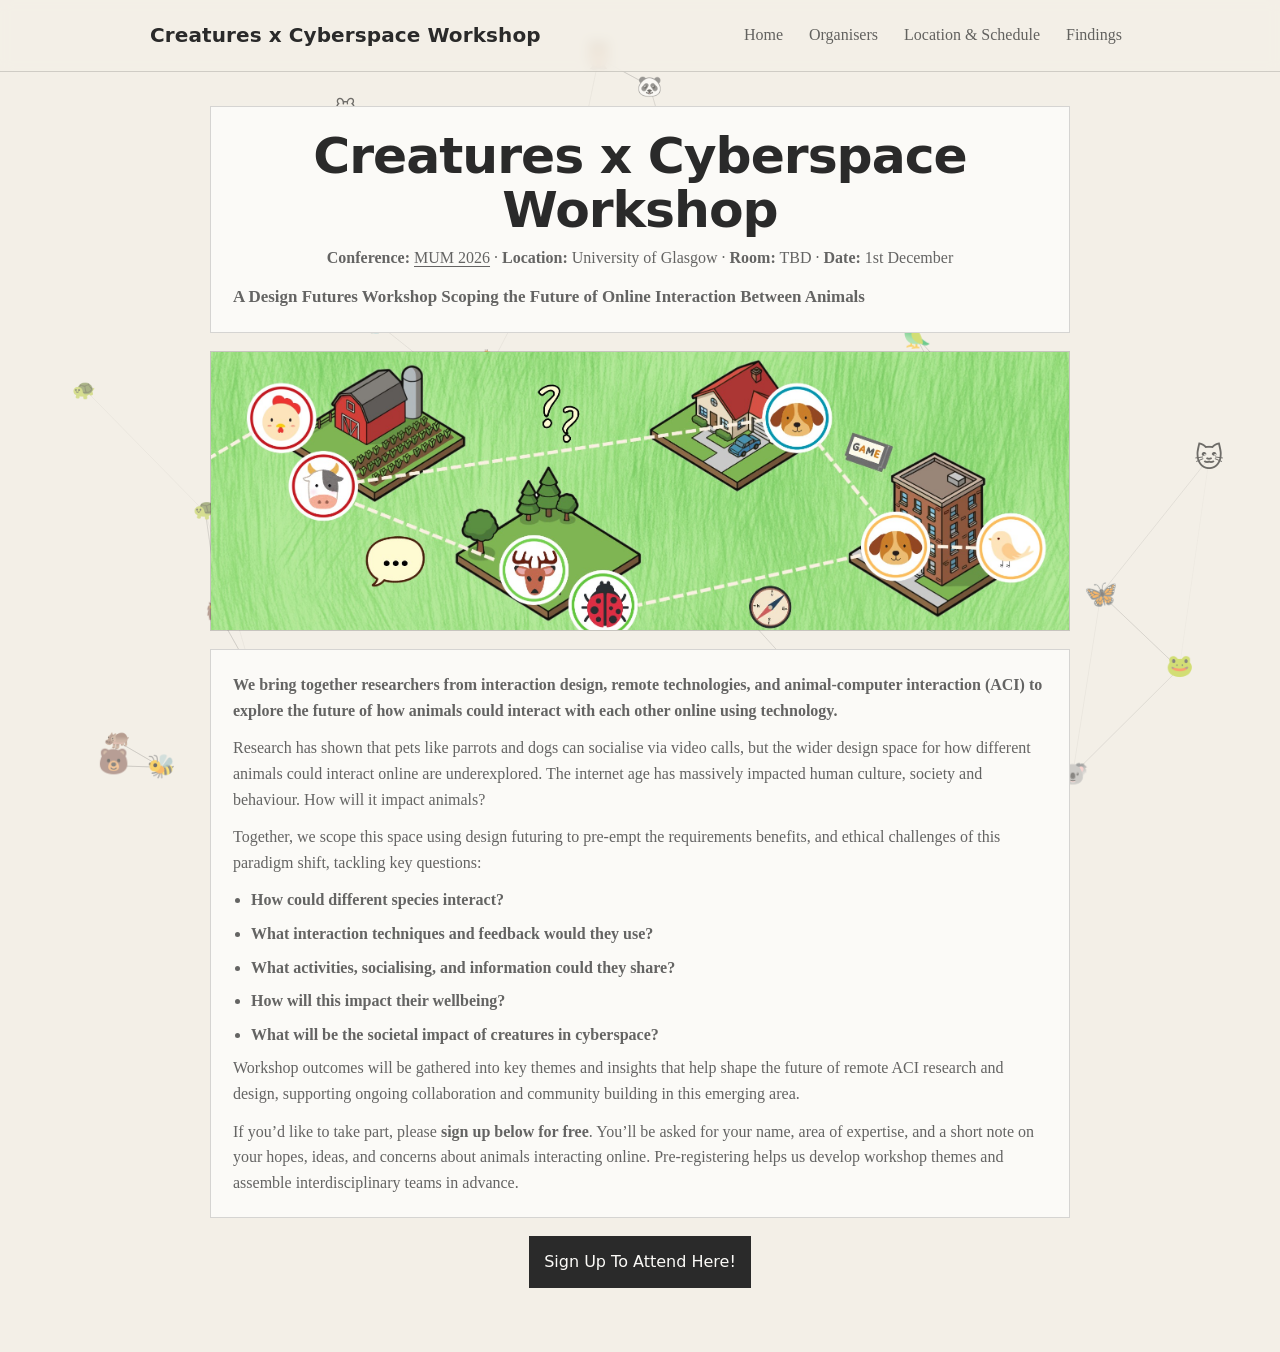
<file: index.html>
<!doctype html>
<html lang="en">
  <head>
    <meta charset="utf-8" />
    <meta name="viewport" content="width=device-width,initial-scale=1" />
    <title>Creatures x Cyberspace Workshop</title>
    <meta
      name="description"
      content="A workshop on scoping the design space of animals interacting together online through remote technologies and animal-computer interaction."
    />
    <link rel="stylesheet" href="./styles.css?v=2026-04-30" />
    <script defer src="./site.js?v=2026-04-30"></script>
  </head>
  <body>
    <a class="skip-link" href="#main">Skip to content</a>

    <header class="site-header">
      <div class="container header-inner">
        <a class="brand" href="./index.html" aria-label="Go to homepage">
          <div class="brand-text">
            <strong>Creatures x Cyberspace Workshop</strong>
          </div>
        </a>

        <nav class="site-nav" aria-label="Primary">
          <a class="nav-link" href="./index.html">Home</a>
          <a class="nav-link" href="./organisers.html">Organisers</a>
          <a class="nav-link" href="./schedule.html">Location &amp; Schedule</a>
          <a class="nav-link" href="./outputs.html">Findings</a>
        </nav>
      </div>
    </header>

    <main id="main" class="container">
      <section class="center-stack" aria-label="Homepage content">
        <div class="paper">
          <h1>Creatures x Cyberspace Workshop</h1>
          <p class="muted" style="text-align: center; margin-top: -6px">
            <strong>Conference:</strong>
            <a href="https://mum-conf.org/2026/" target="_blank" rel="noreferrer"
              >MUM 2026</a
            >
            · <strong>Location:</strong> University of Glasgow ·
            <strong>Room:</strong> TBD · <strong>Date:</strong> 1st December
          </p>
          <p class="lede">
            <strong>
              A Design Futures Workshop Scoping the Future of Online Interaction
              Between Animals
            </strong>
          </p>
          
        </div>

        <div class="paper banner">
          <img
            class="banner-image"
            src="./media/CxC%20Banner.jpg"
            alt="Creatures x Cyberspace workshop banner"
            loading="eager"
            decoding="async"
          />
        </div>

        <div class="paper" aria-label="Call for participation">
          <p>
            <strong>
              We bring together researchers from interaction design, remote
              technologies, and animal-computer interaction (ACI) to explore the
              future of how animals could interact with each other online using
              technology.
            </strong>
          </p>
          <p>
            Research has shown that pets like parrots and dogs can socialise via video calls, but the wider design space for
            how different animals could interact online are underexplored.
            The internet age has massively impacted human culture, society and behaviour. How will it impact animals?
          </p>
          <p>
            Together, we scope this  space using design futuring to pre-empt the requirements
            benefits, and ethical challenges of this paradigm shift, tackling key questions:
          </p>

          <ul class="list">
            <li>How could different species interact?</li>
            <li>What interaction techniques and feedback would they use?</li>
            <li>What activities, socialising, and information could they share?</li>
            <li>How will this impact their wellbeing?</li>
            <li>What will be the societal impact of creatures in cyberspace?</li>
          </ul>
          <p>
            Workshop outcomes will be gathered into key themes and insights that help shape the 
            future of remote ACI research and design, supporting ongoing collaboration and community 
            building in this emerging area.
          </p>
          <p>
            If you’d like to take part, please <strong>sign up below for free</strong>.
            You’ll be asked for your name, area of expertise, and a short note on
            your hopes, ideas, and concerns about animals interacting online. Pre-registering 
            helps us develop workshop themes and assemble interdisciplinary teams in advance.
          </p>
        </div>


            <a
              class="btn btn-primary"
              data-signup-link
              href="https://docs.google.com/forms/d/e/1FAIpQLSeMGYl7zShqS2wK8KQbgLxn_6QZ76BqxhCKkeny4cI92czZ3A/viewform?usp=sharing&amp;ouid=118127600199843286922"
              target="_blank"
              rel="noreferrer"
              >Sign Up To Attend Here!</a
            >

      </section>
    </main>
  </body>
</html>
</file>
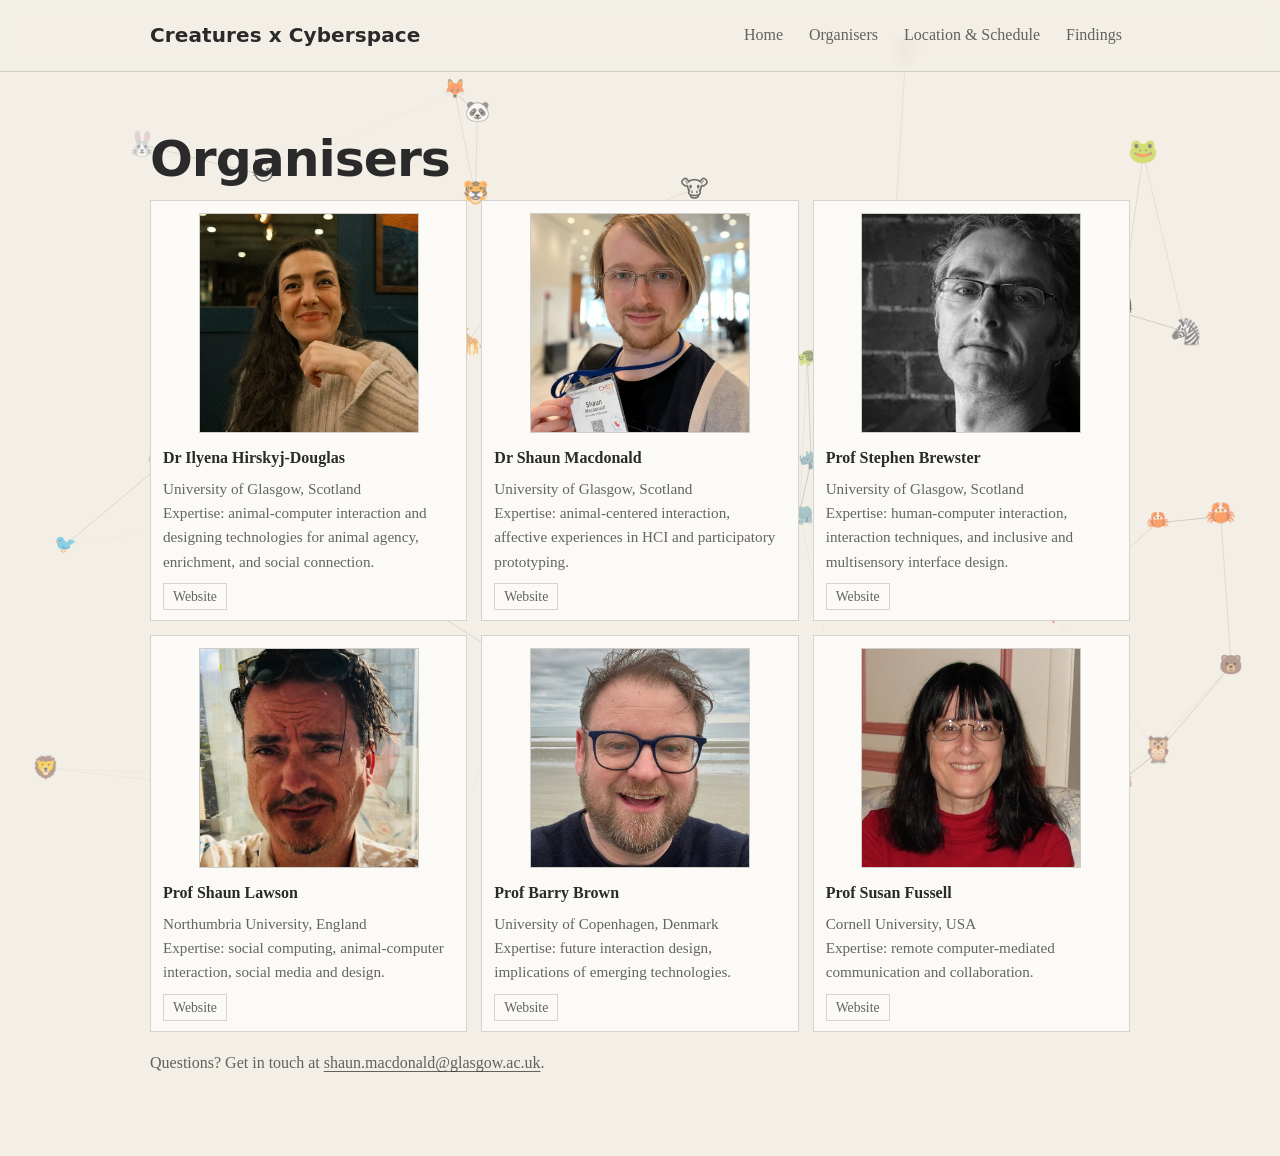
<file: organisers.html>
<!doctype html>
<html lang="en">
  <head>
    <meta charset="utf-8" />
    <meta name="viewport" content="width=device-width,initial-scale=1" />
    <title>Organisers • Creatures x Cyberspace</title>
    <meta
      name="description"
      content="Meet the organisers of Creatures x Cyberspace."
    />
    <link rel="stylesheet" href="./styles.css" />
    <script defer src="./site.js"></script>
  </head>
  <body>
    <a class="skip-link" href="#main">Skip to content</a>

    <header class="site-header">
      <div class="container header-inner">
        <a class="brand" href="./index.html" aria-label="Go to homepage">
          <div class="brand-text">
            <strong>Creatures x Cyberspace</strong>
          </div>
        </a>

        <nav class="site-nav" aria-label="Primary">
          <a class="nav-link" href="./index.html">Home</a>
          <a class="nav-link" href="./organisers.html">Organisers</a>
          <a class="nav-link" href="./schedule.html">Location &amp; Schedule</a>
          <a class="nav-link" href="./outputs.html">Findings</a>
        </nav>
      </div>
    </header>

    <main id="main" class="container">
      <section aria-labelledby="org-title">
        <h1 id="org-title">Organisers</h1>

        <div class="grid" aria-label="Organiser list">
          <article class="card organiser-card span-4">
            <div class="organiser-photo-frame">
              <img
                class="organiser-photo"
                src="./media/ilyena.webp"
                alt="Photo of Ilyena Hirskyj-Douglas"
                loading="lazy"
              />
            </div>
            <h3>Dr Ilyena Hirskyj-Douglas</h3>
            <p class="muted">
              University of Glasgow, Scotland<br />
              Expertise: animal-computer interaction and designing technologies for
              animal agency, enrichment, and social connection.
            </p>
            <p style="margin-top: 10px">
              <a class="tag" href="https://ilyena.com/" target="_blank" rel="noreferrer"
                >Website</a
              >
            </p>
          </article>

          <article class="card organiser-card span-4">
            <div class="organiser-photo-frame">
              <img
                class="organiser-photo"
                src="./media/shaun.jpeg"
                alt="Photo of Shaun Macdonald"
                loading="lazy"
              />
            </div>
            <h3>Dr Shaun Macdonald</h3>
            <p class="muted">
              University of Glasgow, Scotland<br />
              Expertise: animal-centered interaction, affective experiences in HCI and participatory prototyping.
            </p>
            <p style="margin-top: 10px">
              <a
                class="tag"
                href="https://shaun-macdonald-hci.owlstown.net/"
                target="_blank"
                rel="noreferrer"
                >Website</a
              >
            </p>
          </article>

          <article class="card organiser-card span-4">
            <div class="organiser-photo-frame">
              <img
                class="organiser-photo"
                src="./media/stephen.jpeg"
                alt="Photo of Stephen Brewster"
                loading="lazy"
              />
            </div>
            <h3>Prof Stephen Brewster</h3>
            <p class="muted">
              University of Glasgow, Scotland<br />
              Expertise: human-computer interaction, interaction techniques, and
              inclusive and multisensory interface design.
            </p>
            <p style="margin-top: 10px">
              <a
                class="tag"
                href="https://www.gla.ac.uk/schools/computing/staff/stephenbrewster/"
                target="_blank"
                rel="noreferrer"
                >Website</a
              >
            </p>
          </article>

          <article class="card organiser-card span-4">
            <div class="organiser-photo-frame">
              <img
                class="organiser-photo"
                src="./media/lawson.jpg"
                alt="Photo of Shaun Lawson"
                loading="lazy"
              />
            </div>
            <h3>Prof Shaun Lawson</h3>
            <p class="muted">
              Northumbria University, England<br />
              Expertise: social computing, animal-computer interaction, social media and design.
            </p>
            <p style="margin-top: 10px">
              <a
                class="tag"
                href="https://www.northumbria.ac.uk/about-us/our-staff/l/shaun-lawson/"
                target="_blank"
                rel="noreferrer"
                >Website</a
              >
            </p>
          </article>

          <article class="card organiser-card span-4">
            <div class="organiser-photo-frame">
              <img
                class="organiser-photo"
                src="./media/barry.jpeg"
                alt="Photo of Barry Brown"
                loading="lazy"
              />
            </div>
            <h3>Prof Barry Brown</h3>
            <p class="muted">
              University of Copenhagen, Denmark<br />
              Expertise: future interaction design, implications of emerging technologies.
            </p>
            <p style="margin-top: 10px">
              <a
                class="tag"
                href="https://barrybrown.blogs.dsv.su.se/"
                target="_blank"
                rel="noreferrer"
                >Website</a
              >
            </p>
          </article>

          <article class="card organiser-card span-4">
            <div class="organiser-photo-frame">
              <img
                class="organiser-photo"
                src="./media/susan.jpeg"
                alt="Photo of Susan Fussell"
                loading="lazy"
              />
            </div>
            <h3>Prof Susan Fussell</h3>
            <p class="muted">
              Cornell University, USA<br />
              Expertise: remote computer-mediated communication and collaboration.
            </p>
            <p style="margin-top: 10px">
              <a
                class="tag"
                href="https://sfussell.hci.cornell.edu/"
                target="_blank"
                rel="noreferrer"
                >Website</a
              >
            </p>
          </article>


        </div>

        <p class="muted" style="margin-top: 18px">
          Questions? Get in touch at
          <a href="mailto:shaun.macdonald@glasgow.ac.uk"
            >shaun.macdonald@glasgow.ac.uk</a
          >.
        </p>
      </section>
    </main>
  </body>
</html>
</file>
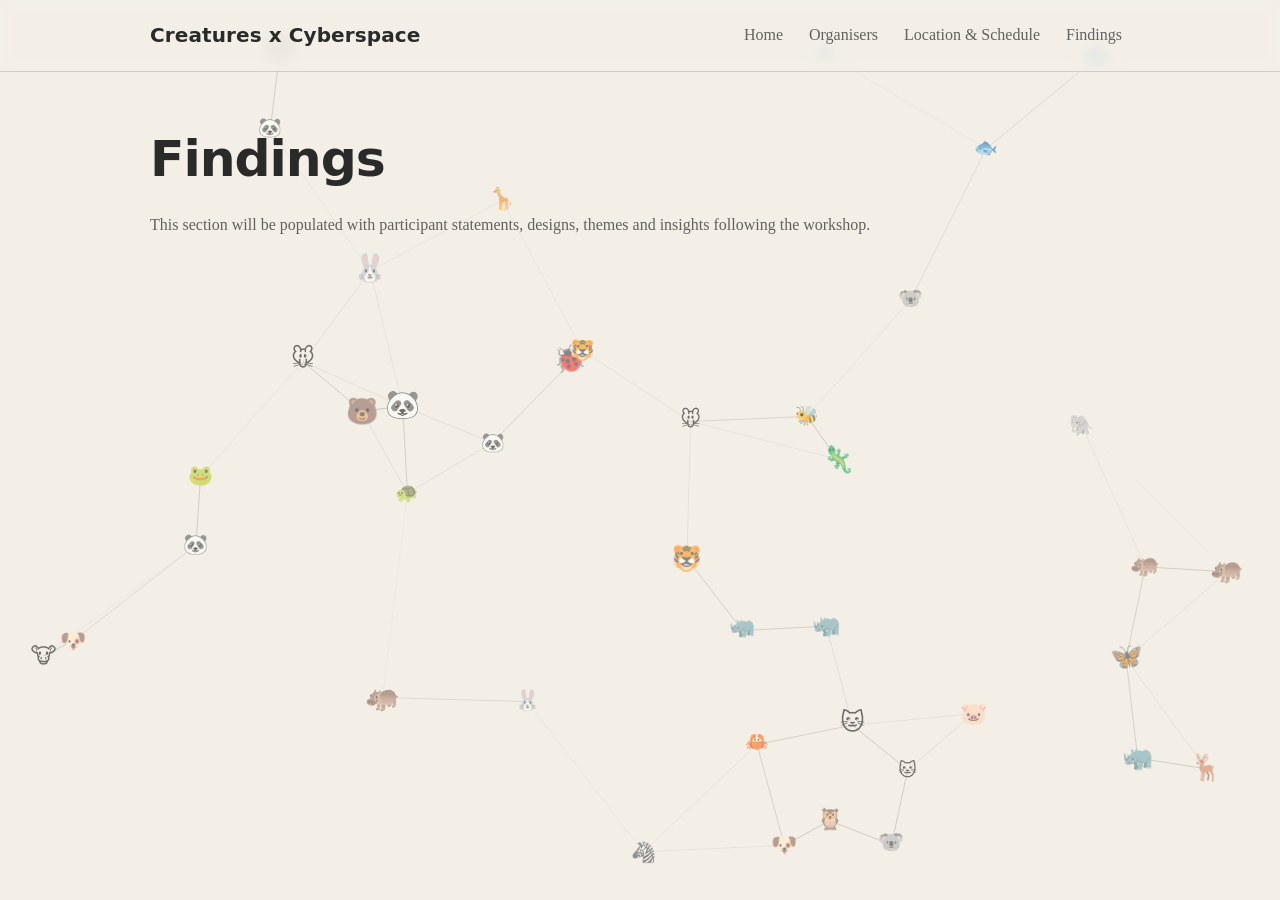
<file: outputs.html>
<!doctype html>
<html lang="en">
  <head>
    <meta charset="utf-8" />
    <meta name="viewport" content="width=device-width,initial-scale=1" />
    <title>Findings • Creatures x Cyberspace</title>
    <meta
      name="description"
      content="Findings, participant statements, and workshop outputs for Creatures x Cyberspace."
    />
    <link rel="stylesheet" href="./styles.css" />
    <script defer src="./site.js"></script>
  </head>
  <body>
    <a class="skip-link" href="#main">Skip to content</a>

    <header class="site-header">
      <div class="container header-inner">
        <a class="brand" href="./index.html" aria-label="Go to homepage">
          <div class="brand-text">
            <strong>Creatures x Cyberspace</strong>
          </div>
        </a>

        <nav class="site-nav" aria-label="Primary">
          <a class="nav-link" href="./index.html">Home</a>
          <a class="nav-link" href="./organisers.html">Organisers</a>
          <a class="nav-link" href="./schedule.html">Location &amp; Schedule</a>
          <a class="nav-link" href="./outputs.html">Findings</a>
        </nav>
      </div>
    </header>

    <main id="main" class="container">
      <section aria-labelledby="title">
        <h1 id="title">Findings</h1>
      </section>

      <section aria-labelledby="paragraphs-title">
        <h2 class="section-title" id="paragraphs-title">
        </h2>
        <p class="section-subtitle">
          This section will be populated with participant statements, designs, themes and insights following the workshop.
        </p>

    
      </section>
    </main>
  </body>
</html>
</file>
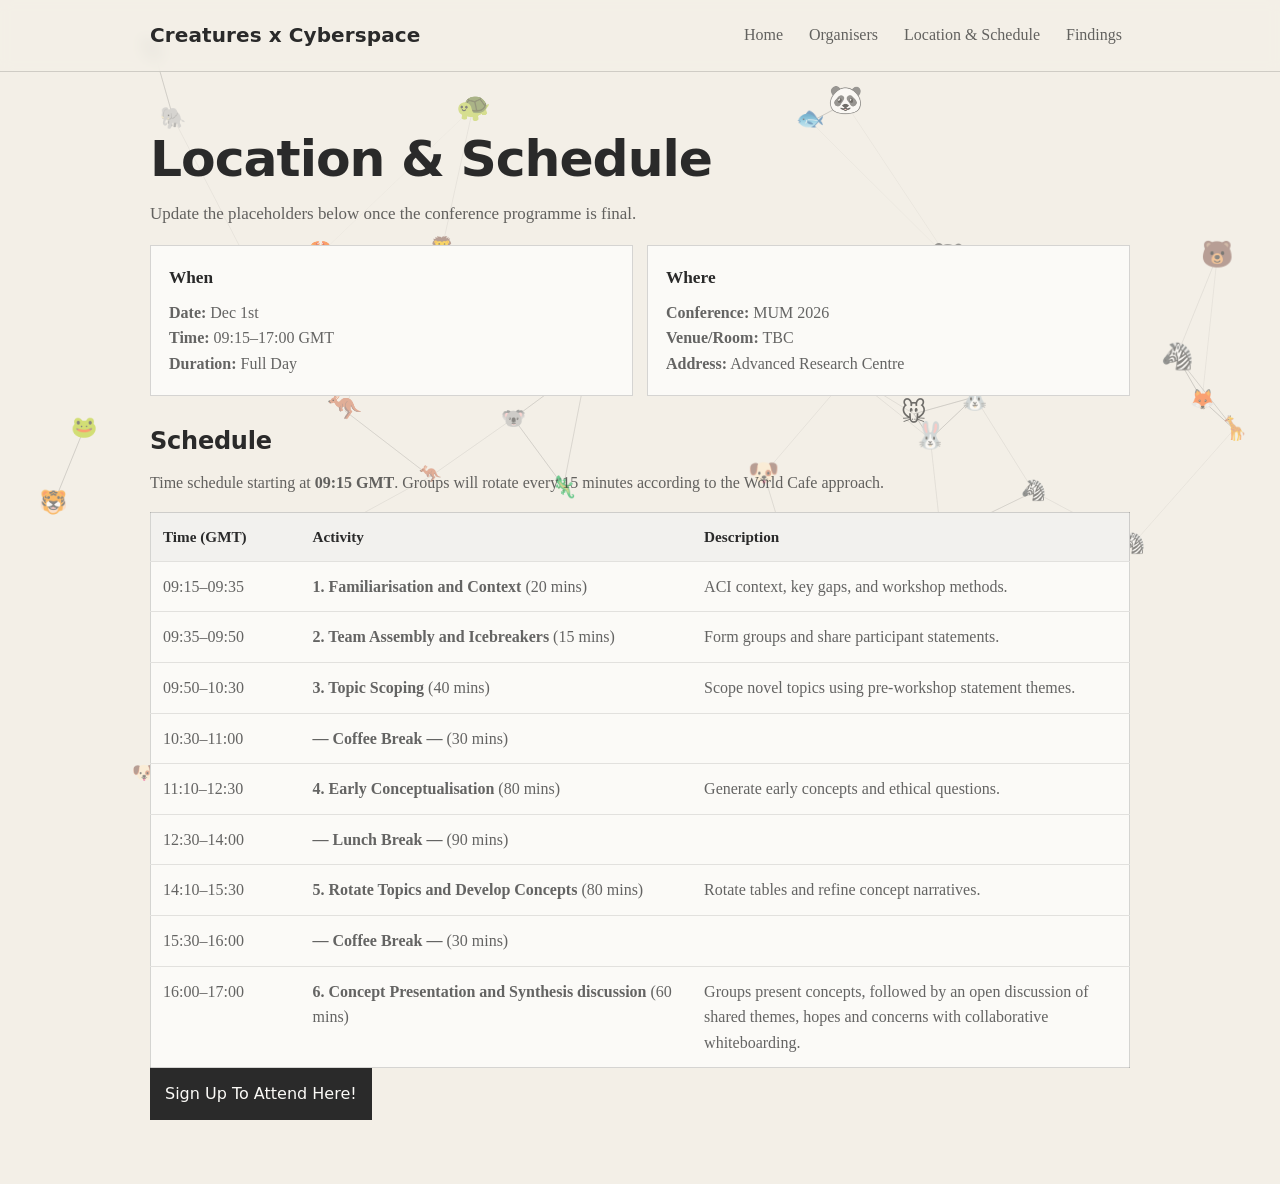
<file: schedule.html>
<!doctype html>
<html lang="en">
  <head>
    <meta charset="utf-8" />
    <meta name="viewport" content="width=device-width,initial-scale=1" />
    <title>Location &amp; Schedule • Creatures x Cyberspace</title>
    <meta
      name="description"
      content="Location, date, time, and schedule for the Online Animal Interaction workshop."
    />
    <link rel="stylesheet" href="./styles.css" />
    <script defer src="./site.js"></script>
  </head>
  <body>
    <a class="skip-link" href="#main">Skip to content</a>

    <header class="site-header">
      <div class="container header-inner">
        <a class="brand" href="./index.html" aria-label="Go to homepage">
          <div class="brand-text">
            <strong>Creatures x Cyberspace</strong>
          </div>
        </a>

        <nav class="site-nav" aria-label="Primary">
          <a class="nav-link" href="./index.html">Home</a>
          <a class="nav-link" href="./organisers.html">Organisers</a>
          <a class="nav-link" href="./schedule.html">Location &amp; Schedule</a>
          <a class="nav-link" href="./outputs.html">Findings</a>
        </nav>
      </div>
    </header>

    <main id="main" class="container">
      <section aria-labelledby="title">
        <h1 id="title">Location &amp; Schedule</h1>
        <p class="lede">
          Update the placeholders below once the conference programme is final.
        </p>

        <div class="two-col" aria-label="Key details">
          <div class="card">
            <h3>When</h3>
            <p class="muted">
              <strong>Date:</strong> Dec 1st<br />
              <strong>Time:</strong> 09:15–17:00 GMT<br />
              <strong>Duration:</strong> Full Day
            </p>
          </div>
          <div class="card">
            <h3>Where</h3>
            <p class="muted">
              <strong>Conference:</strong> MUM 2026<br />
              <strong>Venue/Room:</strong> TBC<br />
              <strong>Address:</strong> Advanced Research Centre
            </p>
          </div>
        </div>

        <section aria-labelledby="schedule-title">
          <h2 class="section-title" id="schedule-title">Schedule</h2>
          <p class="section-subtitle">
            Time schedule starting at <strong>09:15 GMT</strong>.
            Groups will rotate every 15 minutes according to the World Cafe approach.
          </p>

          <table class="table" aria-label="Time schedule (GMT)">
            <thead>
              <tr>
                <th scope="col" style="width: 150px">Time (GMT)</th>
                <th scope="col" style="width: 40%">Activity</th>
                <th scope="col">Description</th>
              </tr>
            </thead>
            <tbody>
              <tr>
                <td>09:15–09:35</td>
                <td><strong>1. Familiarisation and Context</strong> (20 mins)</td>
                <td>
                  ACI context, key gaps, and workshop methods.
                </td>
              </tr>
              <tr>
                <td>09:35–09:50</td>
                <td><strong>2. Team Assembly and Icebreakers</strong> (15 mins)</td>
                <td>
                  Form groups and share participant statements.
                </td>
              </tr>
              <tr>
                <td>09:50–10:30</td>
                <td><strong>3. Topic Scoping</strong> (40 mins)</td>
                <td>
                  Scope novel topics using pre-workshop statement themes.
                </td>
              </tr>
              <tr>
                <td>10:30–11:00</td>
                <td><strong>— Coffee Break —</strong> (30 mins)</td>
                <td></td>
              </tr>
              <tr>
                <td>11:10–12:30</td>
                <td><strong>4. Early Conceptualisation</strong> (80 mins)</td>
                <td>
                  Generate early concepts and ethical questions.
                </td>
              </tr>
              <tr>
                <td>12:30–14:00</td>
                <td><strong>— Lunch Break —</strong> (90 mins)</td>
                <td></td>
              </tr>
              <tr>
                <td>14:10–15:30</td>
                <td>
                  <strong>5. Rotate Topics and Develop Concepts</strong> (80 mins)
                </td>
                <td>
                  Rotate tables and refine concept narratives.
                </td>
              </tr>
              <tr>
                <td>15:30–16:00</td>
                <td><strong>— Coffee Break —</strong> (30 mins)</td>
                <td></td>
              </tr>
              <tr>
                <td>16:00–17:00</td>
                <td>
                  <strong>6. Concept Presentation and Synthesis discussion</strong> (60 mins)
                </td>
                <td>
                  Groups present concepts, followed by an open discussion of shared themes, hopes and concerns with collaborative whiteboarding.
                </td>
              </tr>
            </tbody>
          </table>
        </section>

        <a
              class="btn btn-primary"
              data-signup-link
              href="https://docs.google.com/forms/d/e/1FAIpQLSeMGYl7zShqS2wK8KQbgLxn_6QZ76BqxhCKkeny4cI92czZ3A/viewform?usp=sharing&amp;ouid=118127600199843286922"
              target="_blank"
              rel="noreferrer"
              >Sign Up To Attend Here!</a
            >
      </section>
    </main>
  </body>
</html>
</file>
<file: styles.css>
:root {
  --page: #f3efe7; /* warm light grey */
  --paper: #fbfaf7; /* off-white boxes */
  --ink: #2a2a2a; /* dark grey text */
  --muted: rgba(42, 42, 42, 0.72);
  --faint: rgba(42, 42, 42, 0.56);
  --border: rgba(42, 42, 42, 0.18);

  --accent: #2a2a2a;
  --max: 980px;

  --font-body: ui-serif, Georgia, Cambria, "Times New Roman", Times, serif;
  --font-display: "Raleway", ui-sans-serif, system-ui, -apple-system, Segoe UI,
    Roboto, Inter, Helvetica, Arial;
}

/* Load display font */
@import url("https://fonts.googleapis.com/css2?family=Raleway:wght@400;600;700&display=swap");

*,
*::before,
*::after {
  box-sizing: border-box;
}

body {
  margin: 0;
  font-family: var(--font-body);
  line-height: 1.6;
  color: var(--ink);
  background: var(--page);
}

a {
  color: inherit;
  text-decoration-thickness: 1px;
  text-underline-offset: 3px;
}

a:hover {
  text-decoration-thickness: 2px;
}

.skip-link {
  position: absolute;
  left: 12px;
  top: 10px;
  padding: 10px 12px;
  border-radius: 999px;
  background: var(--paper);
  border: 1px solid var(--border);
  transform: translateY(-200%);
  transition: transform 160ms ease;
  z-index: 1000;
}

.skip-link:focus {
  transform: translateY(0);
  outline: none;
}

.container {
  width: min(100% - 40px, var(--max));
  margin-inline: auto;
}

header.site-header {
  position: sticky;
  top: 0;
  z-index: 50;
  backdrop-filter: blur(6px);
  background: rgba(243, 239, 231, 0.82);
  border-bottom: 1px solid var(--border);
}

.header-inner {
  display: flex;
  align-items: center;
  justify-content: space-between;
  gap: 16px;
  padding: 16px 0;
}

.brand {
  display: flex;
  align-items: center;
  gap: 10px;
  text-decoration: none;
}

.brand-text {
  display: block;
}

.brand-text strong {
  font-family: var(--font-display);
  font-weight: 600;
  font-size: 1.25rem;
  letter-spacing: 0.1px;
}

nav.site-nav {
  display: flex;
  align-items: center;
  gap: 10px;
  flex-wrap: wrap;
  justify-content: flex-end;
}

.nav-link {
  padding: 6px 8px;
  text-decoration: none;
  color: var(--muted);
  border-bottom: 1px solid transparent;
}

.nav-link[aria-current="page"] {
  color: var(--ink);
  border-bottom-color: var(--ink);
}

.nav-link:hover {
  color: var(--ink);
  border-bottom-color: rgba(42, 42, 42, 0.5);
}

.btn {
  display: inline-flex;
  align-items: center;
  justify-content: center;
  gap: 10px;
  padding: 12px 14px;
  border-radius: 0;
  border: 1px solid var(--border);
  background: var(--paper);
  color: var(--ink);
  text-decoration: none;
  transition: background 140ms ease, border-color 140ms ease;
}

.btn:hover {
  background: #ffffff;
  border-color: rgba(42, 42, 42, 0.28);
}

.btn:focus-visible,
.nav-link:focus-visible {
  outline: 2px solid rgba(42, 42, 42, 0.65);
  outline-offset: 2px;
}

.btn-primary {
  background: var(--ink);
  color: var(--paper);
  border-color: rgba(42, 42, 42, 0.5);
}

.btn-primary:hover {
  background: #141414;
}

/* Homepage signup: Raleway + shrink-to-text inside centered grid column */
[data-signup-link] {
  font-family: var(--font-display);
  width: fit-content;
  max-width: 100%;
  justify-self: center;
}

.btn-small {
  padding: 9px 12px;
  font-size: 0.95rem;
}

main {
  padding: 34px 0 64px;
}

h1 {
  margin: 0 0 14px;
  line-height: 1.08;
  font-family: var(--font-display);
  font-weight: 600;
  font-size: clamp(2.1rem, 4.4vw, 3.15rem);
  letter-spacing: -0.02em;
}

.lede {
  margin: 0 0 18px;
  color: var(--muted);
  font-size: 1.06rem;
}

section {
  margin-top: 26px;
}

.section-title {
  font-family: var(--font-display);
  font-size: 1.5rem;
  margin: 0 0 10px;
  letter-spacing: -0.01em;
}

.section-subtitle {
  margin: 0 0 16px;
  color: var(--muted);
}

.grid {
  display: grid;
  grid-template-columns: repeat(12, 1fr);
  gap: 14px;
}

.grid > .card {
  grid-column: span 12;
}

.card {
  padding: 18px;
  border-radius: 0;
  background: var(--paper);
  border: 1px solid var(--border);
}

.card h3 {
  margin: 0 0 8px;
  font-size: 1.08rem;
}

.card p {
  margin: 0;
  color: var(--muted);
}

.callout {
  padding: 18px;
  border-radius: 0;
  border: 1px solid var(--border);
  background: var(--paper);
}

.callout strong {
  color: var(--ink);
}

.two-col {
  display: grid;
  grid-template-columns: 1fr 1fr;
  gap: 14px;
}

.list {
  margin: 0;
  padding-left: 18px;
  color: var(--muted);
  text-align: left;
  font-weight: 600;
}

.list li {
  margin: 8px 0;
}

.muted {
  color: var(--muted);
}

.faint {
  color: var(--faint);
}

.table {
  width: 100%;
  border-collapse: collapse;
  overflow: hidden;
  border-radius: 0;
  border: 1px solid var(--border);
  background: var(--paper);
}

.table th,
.table td {
  text-align: left;
  padding: 12px 12px;
  border-bottom: 1px solid rgba(42, 42, 42, 0.12);
  vertical-align: top;
}

.table th {
  color: var(--ink);
  font-size: 0.95rem;
  background: rgba(42, 42, 42, 0.04);
}

.table td {
  color: var(--muted);
}

.table tr:last-child td {
  border-bottom: none;
}

footer.site-footer {
  padding: 26px 0 40px;
  border-top: 1px solid var(--border);
  background: rgba(243, 239, 231, 0.65);
}

.footer-inner {
  display: flex;
  align-items: flex-start;
  justify-content: space-between;
  gap: 12px;
  flex-wrap: wrap;
}

.footer-inner p {
  margin: 0;
  color: var(--muted);
  font-size: 0.95rem;
}

.footer-links {
  display: flex;
  gap: 10px;
  flex-wrap: wrap;
}

.tag {
  font-size: 0.86rem;
  padding: 6px 10px;
  border-radius: 0;
  border: 1px solid var(--border);
  color: var(--muted);
  text-decoration: none;
}

.tag:hover {
  color: var(--ink);
  background: #ffffff;
}

@media (min-width: 760px) {
  .grid .card.span-6 {
    grid-column: span 6;
  }
  .grid .card.span-4 {
    grid-column: span 4;
  }
  .grid .card.span-8 {
    grid-column: span 8;
  }
}

@media (max-width: 860px) {
  nav.site-nav {
    justify-content: flex-start;
  }
}

@media (max-width: 620px) {
  .two-col {
    grid-template-columns: 1fr;
  }
}

@media (prefers-reduced-motion: reduce) {
  .btn,
  .skip-link {
    transition: none;
  }
}

/* New simplified homepage layout */
.center-stack {
  max-width: 860px;
  margin: 0 auto;
  display: grid;
  gap: 18px;
  text-align: center;
}

.paper {
  background: var(--paper);
  border: 1px solid var(--border);
  border-radius: 0;
  padding: 22px;
}

.paper h2,
.paper h3 {
  margin-top: 0;
}

.banner {
  height: clamp(180px, 28vw, 280px);
  border: 1px solid var(--border);
  padding: 0;
  overflow: hidden;
  background: rgba(42, 42, 42, 0.04);
}

.banner-image {
  width: 100%;
  height: 100%;
  object-fit: cover;
  display: block;
}

.organiser-photo {
  width: 100%;
  height: 100%;
  object-fit: cover;
  display: block;
}

.organiser-photo-frame {
  width: 100%;
  aspect-ratio: 1 / 1;
  max-width: 220px;
  border: 1px solid var(--border);
  background: rgba(42, 42, 42, 0.04);
  margin-bottom: 12px;
  overflow: hidden;
  margin-left: auto;
  margin-right: auto;
}

.organiser-card {
  padding: 12px;
}

.organiser-card h3 {
  font-size: 1rem;
  margin-bottom: 6px;
}

.organiser-card p {
  font-size: 0.95rem;
}

.organiser-card .tag {
  padding: 5px 9px;
}

.paper p {
  text-align: left;
  margin: 0 0 12px;
  color: var(--muted);
}

.paper[aria-label="Call for participation"] {
  text-align: left;
}

.paper p:last-child {
  margin-bottom: 0;
}

.stack-actions {
  display: flex;
  justify-content: center;
  gap: 10px;
  flex-wrap: wrap;
}

/* Animal network background canvas */
#network-bg {
  position: fixed;
  inset: 0;
  z-index: -1;
  pointer-events: none;
  opacity: 0.55;
}
</file>
